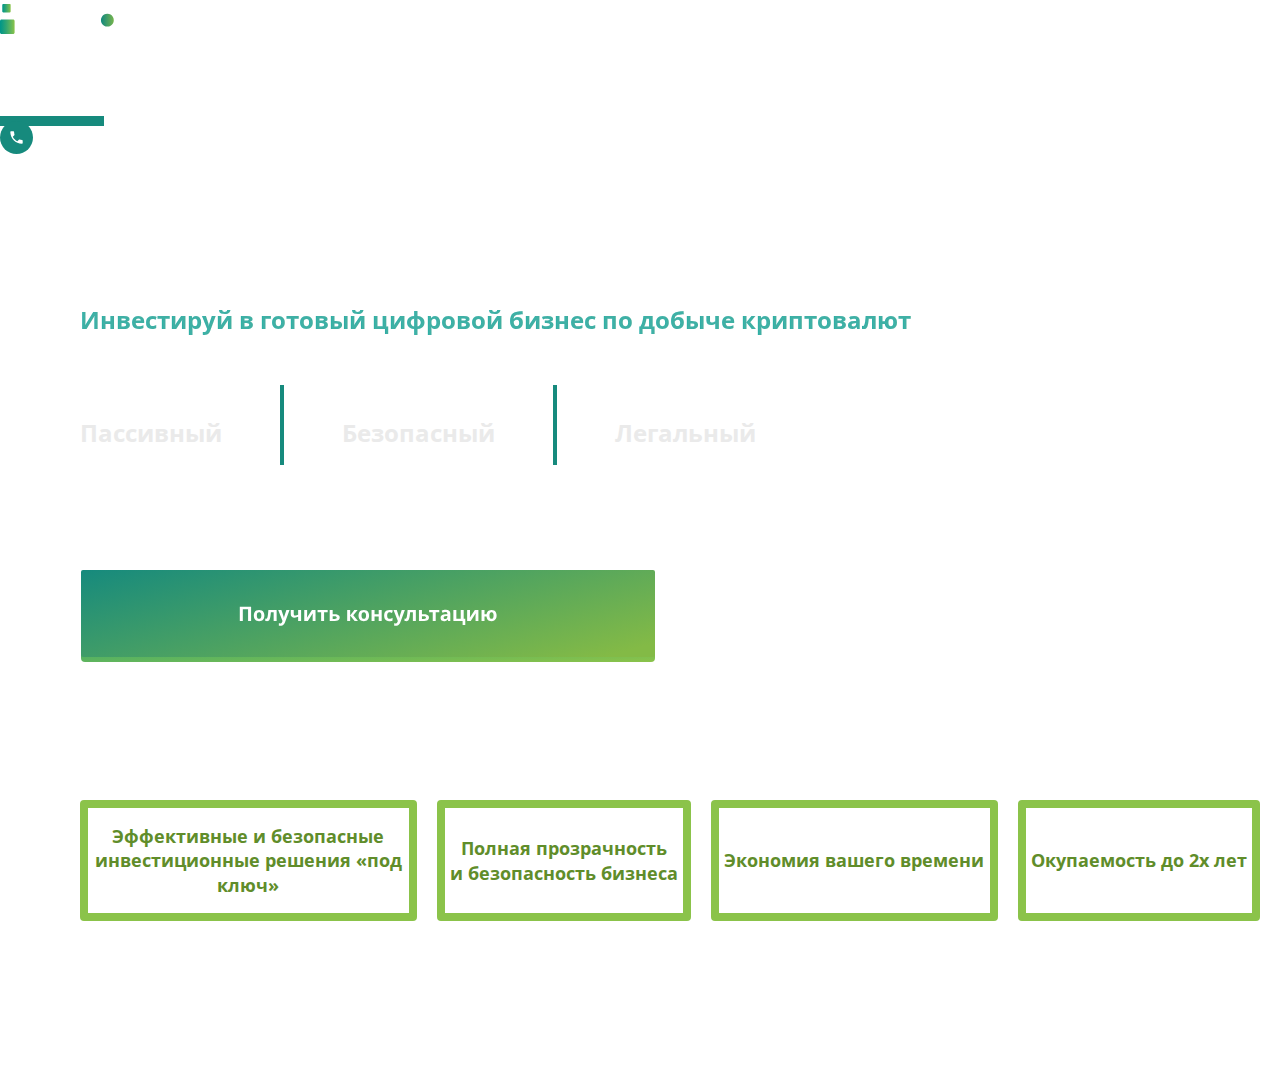
<file: index.html>
<!DOCTYPE html>
<html lang="en">
<head>
    <meta charset="UTF-8">
    <meta name="viewport" content="width=device-width, initial-scale=1.0">
    <title>First</title>
    <link rel="stylesheet" href="css/style.css">
    <link rel="preconnect" href="https://fonts.googleapis.com">
    <link rel="preconnect" href="https://fonts.gstatic.com" crossorigin>
    <link href="https://fonts.googleapis.com/css2?family=Open+Sans:wght@400;700&display=swap" rel="stylesheet">
</head>
<body>
    
    <div class="wrapper">
        <header class="header">
            <div></div>
                    <a href="#" class="logo">
                        <img src="images/logo.svg" alt="" class="logo">
                    </a>
                    <nav class="menu">
                        <ul class="menu__list">
                            <li class="first_menu__list-item_1"><a href="index.html" class="menu__list-link">Главная</a></li>
                            <li class="first_menu__list-item"><a href="company.html" class="menu__list-link">Компания</a></li>
                            <li class="first_menu__list-item"><a href="first_mining.html" class="menu__list-link">Майнинг</a></li>
                            <li class="first_menu__list-item"><a href="services.html" class="menu__list-link">Услуги</a></li>
                            <li class="first_menu__list-item"><a href="first_contacts.html" class="menu__list-link">Контакты</a></li>
                        </ul>
                        <div class="rectangle7"></div>
                    </nav>
                    <div class="phone">
                        <a href="first_contacts.html" class="phone__icon">
                            <img src="images/Phone-icon.svg" alt="" class="phone">
                        </a>
                        <h1 class="first_phone__number">+7 (931) 297-66-99</h1>
                    </div>
                </div>
            </div>
        </header>

        <main class="main">

            <div class="div__p1"><p class="p1">Bitcapital  — эффективные инвестиции в промышленный майнинг</p></div>
            <div class="first_div__p2"><p class="p2">Инвестируй в готовый цифровой бизнес по добыче криптовалют</p></div>
            
            <ul class="first_main__list1">
                <li class="main__list1-text">Пассивный</li>
                <li class="main__list1-rect"><div class="list1-rect"></div></li>
                <li class="main__list1-text">Безопасный</li>
                <li class="main__list1-rect"><div class="list1-rect"></div></li>
                <li class="main__list1-text">Легальный</li>
            </ul>

            <ul class="first_main__list2 ">
                <li class="main__list2"><a href="first_contacts.html" class="list2-link"><img src="images/button.svg" alt=""></a></li>
                <li class="main__list2"><div class="list2-div"><h1 class="list2__text">Bitcapital — эксперт в сфере майнинга с 2017 г</h1></div></li>   
            </ul>
        </main>
        <main class="main2">
            <table class="main__table">
                <tr>
                    <td class="first_table_item">Эффективные и безопасные<br/>инвестиционные решения «под<br/>ключ»</td>
                    <td class="first_table_item">Полная прозрачность<br/>и безопасность бизнеса</td>
                    <td class="first_table_item">Экономия вашего времени</td>
                    <td class="first_table_item">Окупаемость до 2х лет</td>
                </tr>
            </table>
        </main>
    </div>

</body>
</html>
</file>
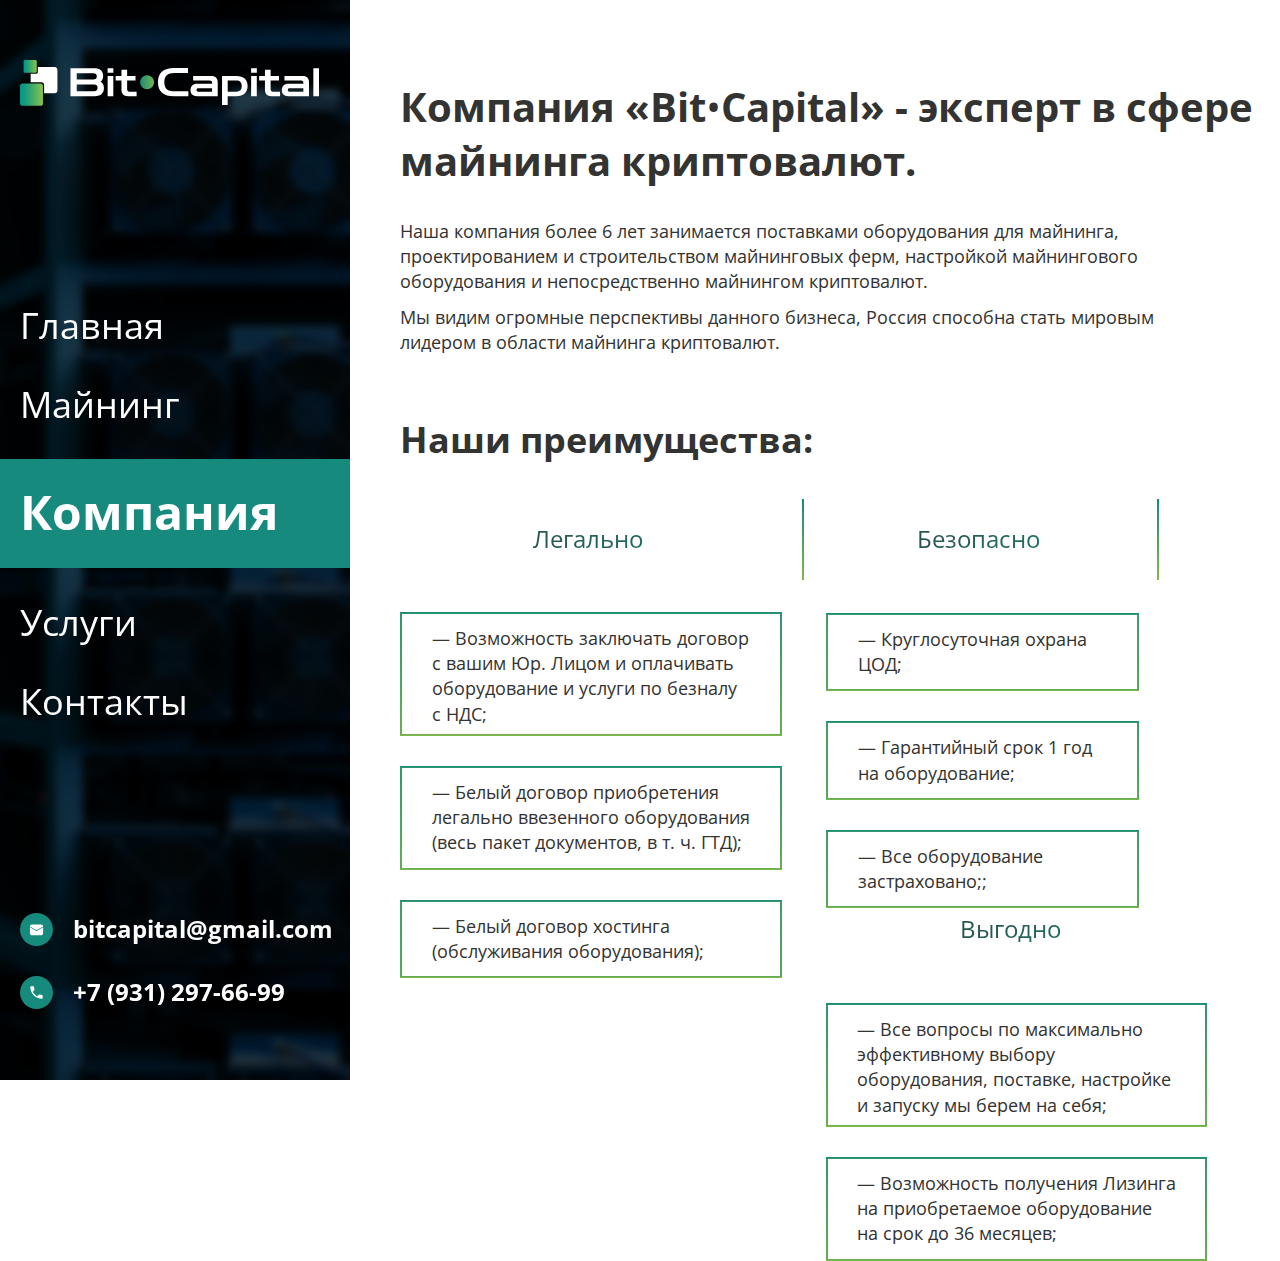
<file: company.html>
<!DOCTYPE html>
<html lang="en">
<head>
    <meta charset="UTF-8">
    <meta name="viewport" content="width=device-width, initial-scale=1.0">
    <title>Company</title>
    <link rel="stylesheet" href="css/style.css">
    <link rel="preconnect" href="https://fonts.googleapis.com">
    <link rel="preconnect" href="https://fonts.gstatic.com" crossorigin>
    <link href="https://fonts.googleapis.com/css2?family=Open+Sans:wght@400;700&display=swap" rel="stylesheet">
</head>
<body>
    
    <div class="wrapper_for_the_rest">

        <div class="left_header">
            <div class="left_header_second_layer">
                
                <div class="left_header_logo_blok">
                    <a href="index.html" class="left_header_logo_link"><img class="left_header_logo" src="/images/logo_v2.svg" alt=""></a>
                </div>
                
                <nav class="left_header_menu">
                    <ul class="left_header_menu_list">
                        <li class="left_header_menu_item"><a href="index.html" class="left_header_menu_link">Главная</a></li>
                        <li class="left_header_menu_item"><a href="first_mining.html" class="left_header_menu_link">Майнинг</a></li>
                        <li class="left_header_menu_item_exception">
                            <div class="exception_blok">
                                <div class="blok_for_link">
                                    <a href="company.html" class="exception_link">Компания</a>
                                </div>
                            </div></li>
                        <li class="left_header_menu_item"><a href="services.html" class="left_header_menu_link">Услуги</a></li>
                        <li class="left_header_menu_item"><a href="first_contacts.html" class="left_header_menu_link">Контакты</a></li>
                    </ul>
                </nav>

                <div class="left_header_contacts">
                    <div class="left_header_contacts_email">
                        <img src="/images/Mail-icon.svg" alt="#" class="left_header_contacts_email_icon">
                        <p class="left_header_contacts_email_text">bitcapital@gmail.com</p>
                    </div>
                    <div class="left_header_contacts_phone">
                        <img src="/images/Phone-icon.svg" alt="#" class="left_header_contacts_phone_icon">
                        <p class="left_header_contacts_phone_text">+7 (931) 297-66-99</p>
                    </div>
                </div>

            </div>
        </div>

        <div class="company_basic">

            <div class="company_basic_blok_1">
                <h1 class="company_basic_blok_1_h1">Компания «Bit<span class="company_basic_blok_1_h1_span1">•</span>Capital» - эксперт в сфере<br>майнинга криптовалют. </h1>
                <p class="company_basic_blok_1_p1">Наша компания более 6 лет занимается поставками оборудования для майнинга,<br>проектированием и строительством майнинговых ферм, настройкой майнингового<br>оборудования и непосредственно майнингом криптовалют. </p>
                <p class="company_basic_blok_1_p2">Мы видим огромные перспективы данного  бизнеса, Россия способна стать мировым<br>лидером в области майнинга криптовалют.</p>
            </div>

            <div class="company_basic_blok_2">
                <h1 class="company_basic_blok_2_h1">Наши преимущества:</h1>

                <div class="company_basic_blok_2_1">

                    <div class="company_basic_blok_2_1_1">

                        <div class="company_basic_blok_2_1_1_1"><h1 class="company_basic_blok_2_1_1_1_h1">Легально</h1></div>
                        <div class="company_basic_blok_2_1_1_2"><p1 class="company_basic_blok_2_1_1_2_p1">— Возможность заключать договор<br>с вашим Юр. Лицом и оплачивать<br>оборудование и услуги по безналу<br>с НДС;</p1></div>
                        <div class="company_basic_blok_2_1_1_2"><p1 class="company_basic_blok_2_1_1_2_p1">— Белый договор приобретения<br>легально ввезенного оборудования<br>(весь пакет документов, в т. ч. ГТД);</p1></div>
                        <div class="company_basic_blok_2_1_1_2"><p1 class="company_basic_blok_2_1_1_2_p1">— Белый договор хостинга<br>(обслуживания оборудования);</p1></div>

                    </div>

                    <div class="company_basic_blok_2_1_2">

                        <div class="company_basic_blok_2_1_2_1"><h1 class="company_basic_blok_2_1_1_2_h1">Безопасно</h1></div>
                        <div class="company_basic_blok_2_1_2_2"><p1 class="company_basic_blok_2_1_1_2_p1">— Круглосуточная охрана<br>ЦОД;</p1></div>
                        <div class="company_basic_blok_2_1_2_2"><p1 class="company_basic_blok_2_1_1_2_p1">— Гарантийный срок 1 год<br>на оборудование;</p1></div>
                        <div class="company_basic_blok_2_1_2_2"><p1 class="company_basic_blok_2_1_1_2_p1">— Все оборудование<br>застраховано;;</p1></div>

                    </div>
                    <div class="company_basic_blok_2_1_3">

                        <div class="company_basic_blok_2_1_3_1"><h1 class="company_basic_blok_2_1_1_2_h1">Выгодно</h1></div>
                        <div class="company_basic_blok_2_1_3_2"><p1 class="company_basic_blok_2_1_1_2_p1">— Все вопросы по максимально<br>эффективному выбору<br>оборудования, поставке, настройке<br>и запуску мы берем на себя;</p1></div>
                        <div class="company_basic_blok_2_1_3_2"><p1 class="company_basic_blok_2_1_1_2_p1">— Возможность получения Лизинга<br>на приобретаемое оборудование<br>на срок до 36 месяцев;</p1></div>

                    </div>

                </div>

            </div>

        </div>

    </div>

</body>
</html>
</file>
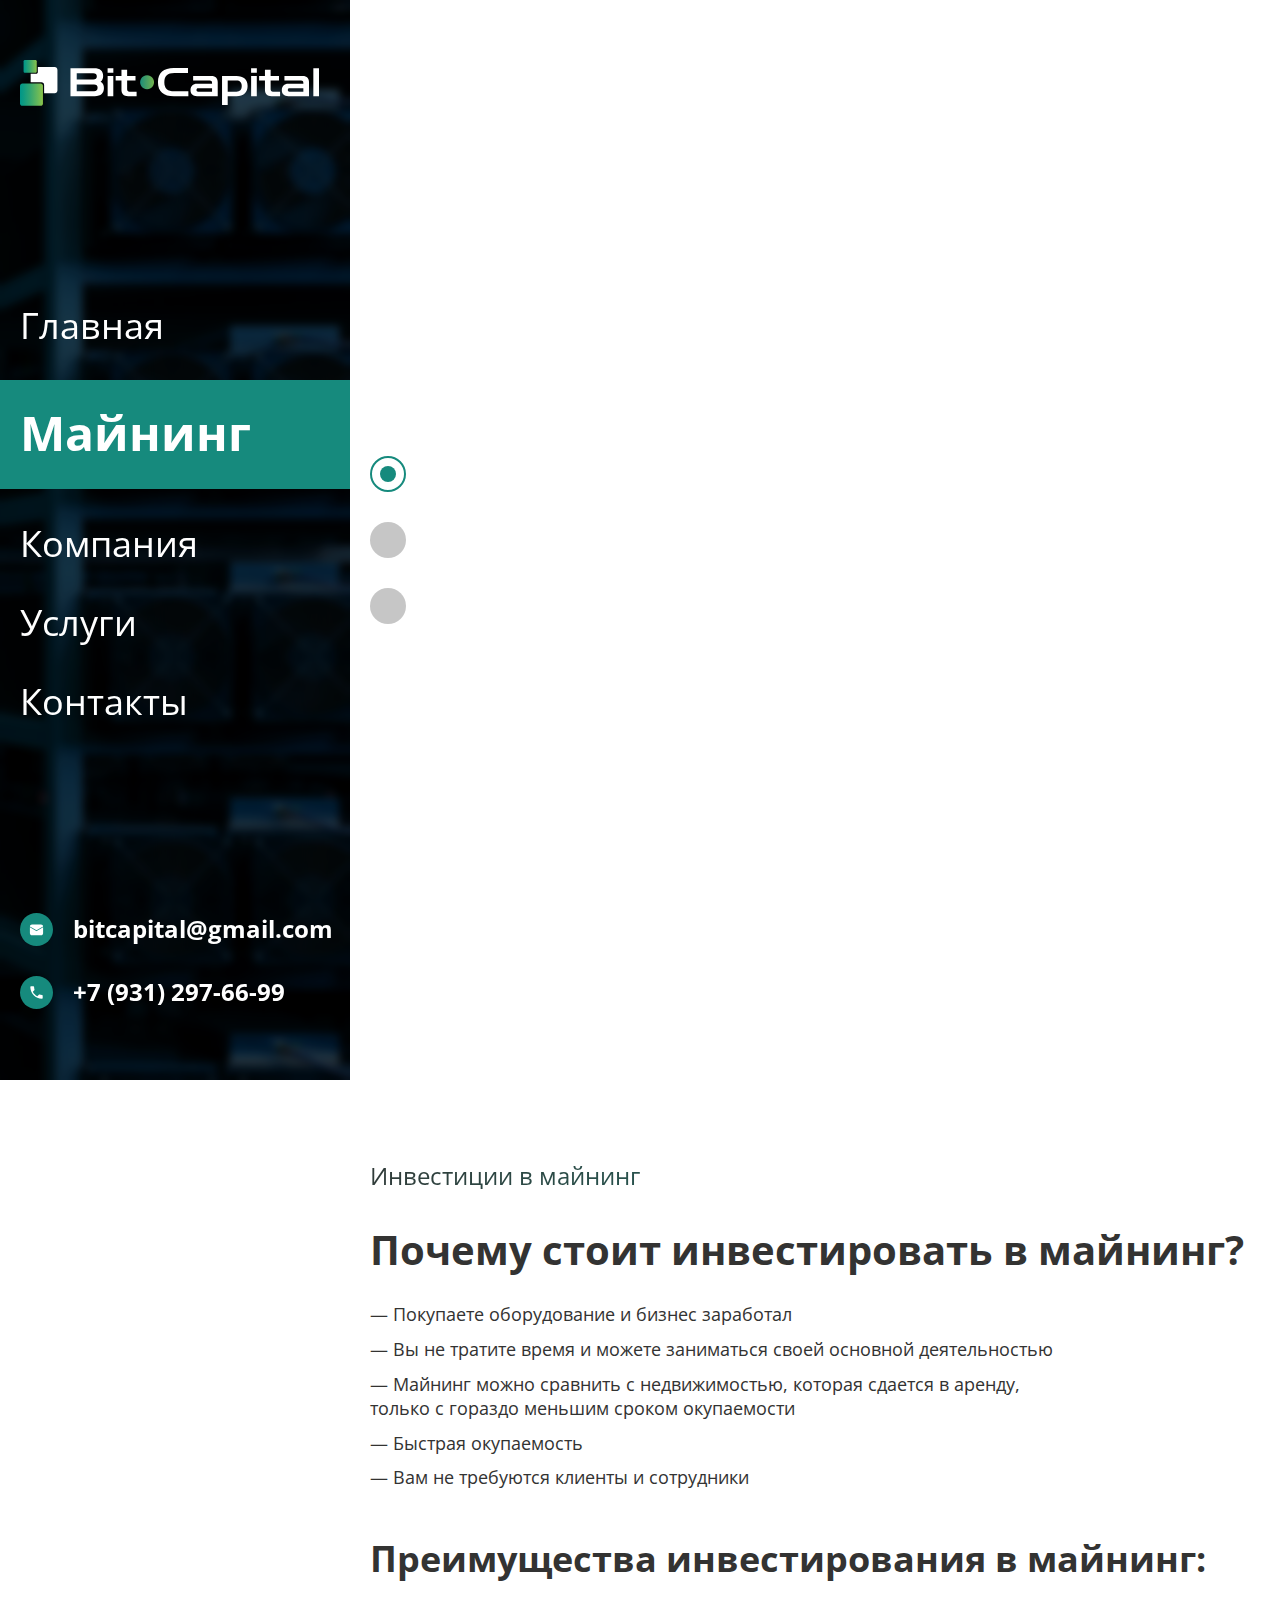
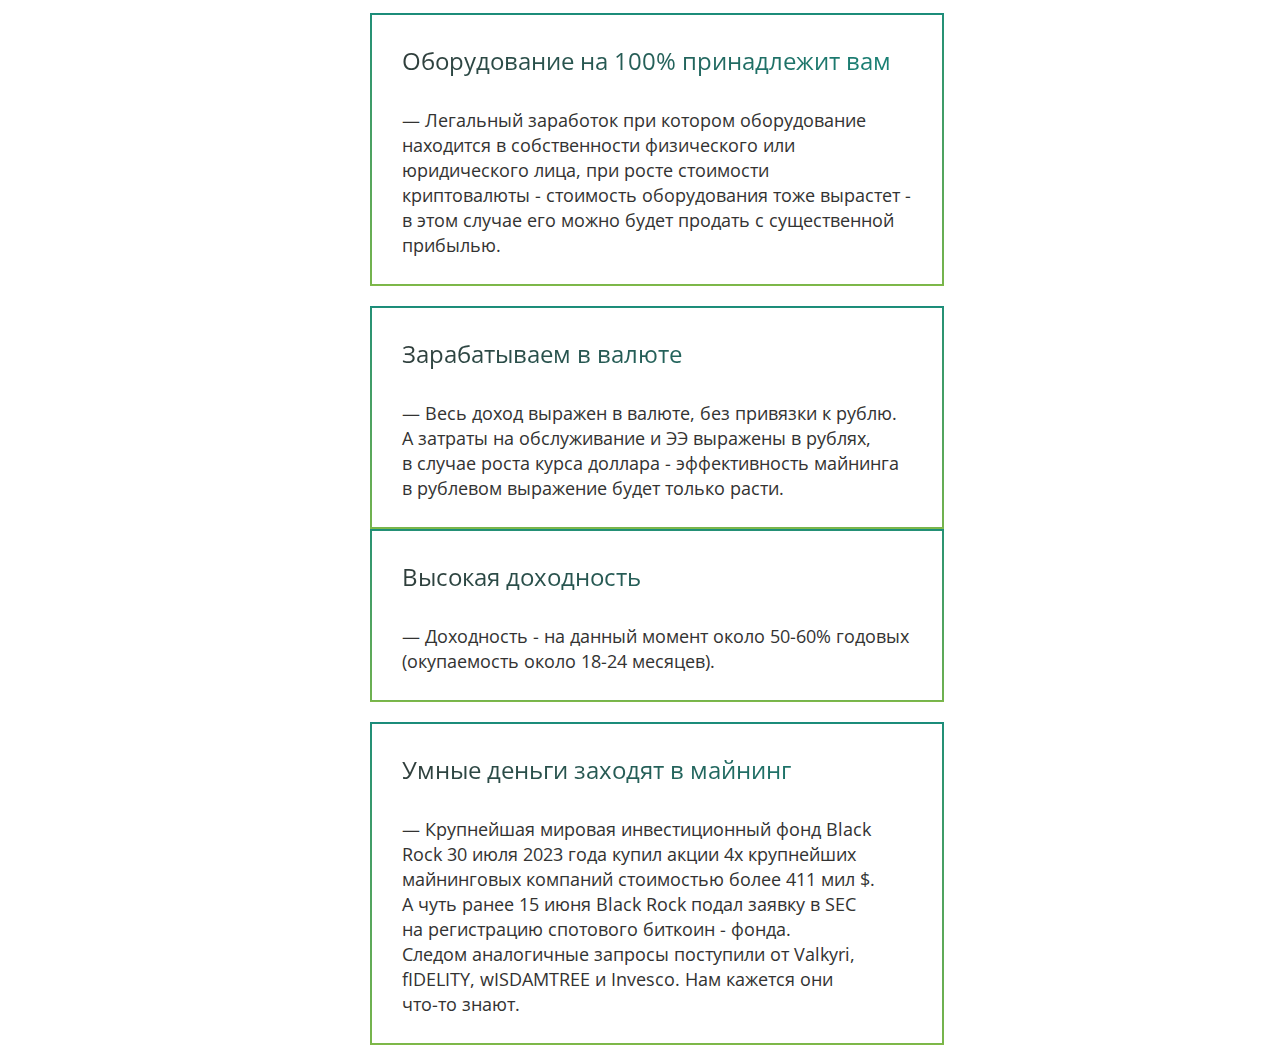
<file: first_mining.html>
<!DOCTYPE html>
<html lang="en">
<head>
    <meta charset="UTF-8">
    <meta name="viewport" content="width=device-width, initial-scale=1.0">
    <title>First_Mining</title>
    <link rel="stylesheet" href="css/style.css">
    <link rel="preconnect" href="https://fonts.googleapis.com">
    <link rel="preconnect" href="https://fonts.gstatic.com" crossorigin>
    <link href="https://fonts.googleapis.com/css2?family=Open+Sans:wght@400;700&display=swap" rel="stylesheet">
</head>
<body>
    
    <div class="wrapper_for_the_rest">

        <div class="left_header">
            <div class="left_header_second_layer">
                
                <div class="left_header_logo_blok">
                    <a href="index.html" class="left_header_logo_link"><img class="left_header_logo" src="/images/logo_v2.svg" alt=""></a>
                </div>
                
                <nav class="left_header_menu">
                    <ul class="left_header_menu_list">
                        <li class="left_header_menu_item"><a href="index.html" class="left_header_menu_link">Главная</a></li>
                        <li class="left_header_menu_item_exception">
                            <div class="exception_blok">
                                <div class="blok_for_link">
                                    <a href="first_mining.html" class="exception_link">Майнинг</a>
                                </div>
                            </div></li>
                        <li class="left_header_menu_item"><a href="company.html" class="left_header_menu_link">Компания</a></li>
                        <li class="left_header_menu_item"><a href="services.html" class="left_header_menu_link">Услуги</a></li>
                        <li class="left_header_menu_item"><a href="first_contacts.html" class="left_header_menu_link">Контакты</a></li>
                    </ul>
                </nav>

                <div class="left_header_contacts">
                    <div class="left_header_contacts_email">
                        <img src="/images/Mail-icon.svg" alt="#" class="left_header_contacts_email_icon">
                        <p class="left_header_contacts_email_text">bitcapital@gmail.com</p>
                    </div>
                    <div class="left_header_contacts_phone">
                        <img src="/images/Phone-icon.svg" alt="#" class="left_header_contacts_phone_icon">
                        <p class="left_header_contacts_phone_text">+7 (931) 297-66-99</p>
                    </div>
                </div>

            </div>
        </div>

        <div class="first_mining_basic">

            <div class="first_mining_basic_pagination_blok">
                <div class="first_mining_basic_pagination">
                    <ul class="first_mining_basic_pagination_list">
                        <li class="first_mining_basic_pagination_list_item"><a href="first_mining.html" class="first_mining_basic_pagination_list_item_link"><img src="/images/pagination_on.svg" alt=""></a></li>
                        <li class="first_mining_basic_pagination_list_item"><a href="second_mining.html" class="first_mining_basic_pagination_list_item_link"><img src="/images/pagination_off.svg" alt=""></a></li>
                        <li class="first_mining_basic_pagination_list_item"><a href="third_mining.html" class="first_mining_basic_pagination_list_item_link"><img src="/images/pagination_off.svg" alt=""></a></li>
                    </ul>
                </div>
            </div>

            <div class="first_mining_basic_text_blok">

                <div class="first_mining_basic_text_blok1">
                    <h1 class="first_mining_basic_text_blok1_h1">Инвестиции в майнинг</h1>
                </div>

                <div class="first_mining_basic_text_blok2">
                    
                    <h1 class="first_mining_basic_text_blok2_h1">Почему стоит инвестировать в майнинг?</h1>
                    
                    <ul class="first_mining_basic_text_blok2_list">
                        <li class="first_mining_basic_text_blok2_list_item">— Покупаете оборудование и бизнес заработал</li>
                        <li class="first_mining_basic_text_blok2_list_item">— Вы не тратите время и можете заниматься своей основной деятельностью</li>
                        <li class="first_mining_basic_text_blok2_list_item">— Майнинг можно сравнить с недвижимостью, которая сдается в аренду,<br>только с гораздо меньшим сроком окупаемости</li>
                        <li class="first_mining_basic_text_blok2_list_item">— Быстрая окупаемость</li>
                        <li class="first_mining_basic_text_blok2_list_item">— Вам не требуются клиенты и сотрудники</li>
                    </ul>

                </div>
                
                <div class="first_mining_basic_text_blok3">

                    <h1 class="first_mining_basic_text_blok3_h1">Преимущества инвестирования в майнинг:</h1>

                    <div class="first_mining_basic_text_blok3_1">
                        
                        <div class="first_mining_basic_text_blok3_1_1">

                            <div class="first_mining_basic_text_blok3_1_1_1">
                                <h1 class="first_mining_basic_text_blok3_1_1_1_h1">Оборудование на 100% принадлежит вам</h1>
                                <p class="first_mining_basic_text_blok3_1_1_1_p1">— Легальный заработок при котором оборудование<br>находится в собственности физического или<br>юридического лица, при росте стоимости<br> 
                                    криптовалюты - стоимость оборудования тоже вырастет -<br>в этом случае его можно будет продать с существенной<br>прибылью.</p>
                            </div>

                            <div class="first_mining_basic_text_blok3_1_1_2">
                                <h1 class="first_mining_basic_text_blok3_1_1_1_h1">Зарабатываем в валюте</h1>
                                <p class="first_mining_basic_text_blok3_1_1_1_p1">— Весь доход выражен в валюте, без привязки к рублю.<br>А затраты на обслуживание и ЭЭ выражены в рублях,<br>в случае роста курса доллара - эффективность майнинга<br>в рублевом выражение будет только расти.</p>
                            </div>

                        </div>

                        <div class="first_mining_basic_text_blok3_1_2">

                            <div class="first_mining_basic_text_blok3_1_2_1">
                                <h1 class="first_mining_basic_text_blok3_1_1_1_h1">Высокая доходность</h1>
                                <p class="first_mining_basic_text_blok3_1_1_1_p1">— Доходность - на данный момент около 50-60% годовых<br>(окупаемость около 18-24 месяцев).</p>
                            </div>

                            <div class="first_mining_basic_text_blok3_1_2_2">
                                <h1 class="first_mining_basic_text_blok3_1_1_1_h1">Умные деньги заходят в майнинг</h1>
                                <p class="first_mining_basic_text_blok3_1_1_1_p1">— Крупнейшая мировая инвестиционный фонд Black<br>Rock 30 июля 2023 года купил акции 4х крупнейших<br>майнинговых компаний стоимостью более 411 мил $.<br>А чуть ранее 15 июня Black Rock подал заявку в SEC<br>на регистрацию спотового биткоин - фонда.<br>
                                    Следом аналогичные запросы поступили от Valkyri,<br>fIDELITY, wISDAMTREE и Invesco. Нам кажется они<br>что-то знают.</p>
                            </div>

                        </div>

                    </div>

                </div>

            </div>

        </div>

    </div>

</body>
</html>
</file>
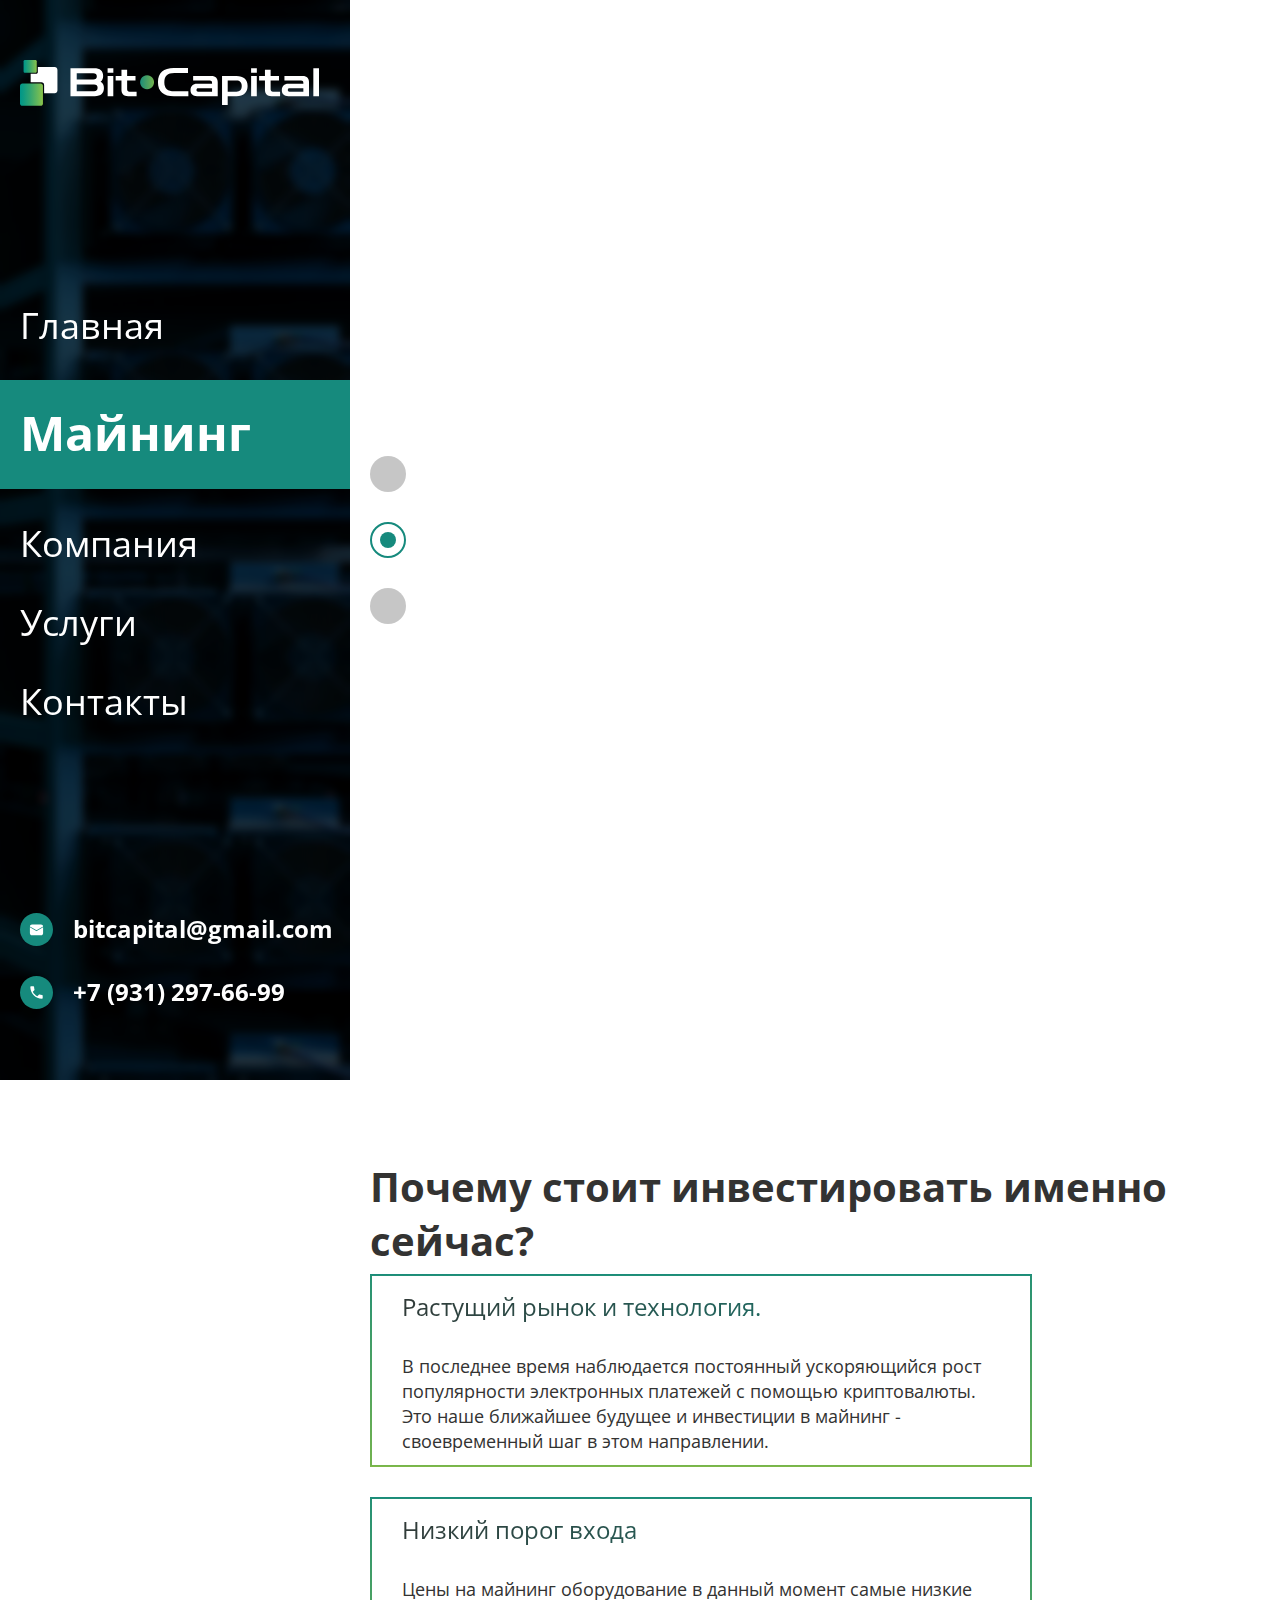
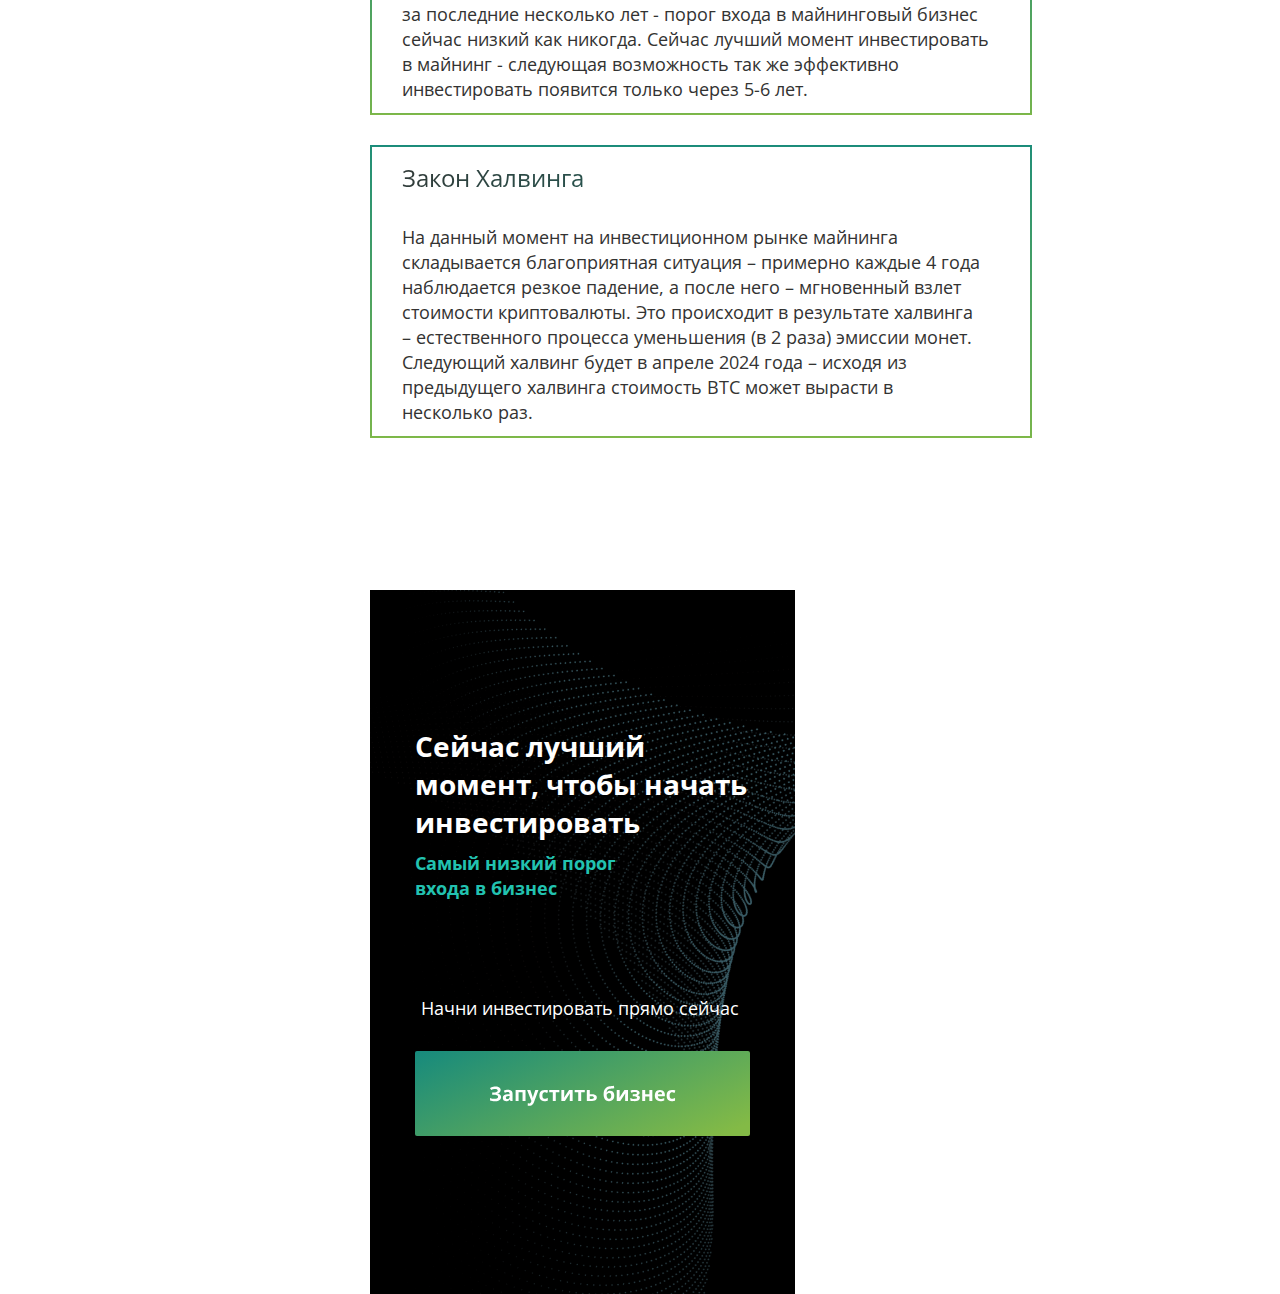
<file: second_mining.html>
<!DOCTYPE html>
<html lang="en">
<head>
    <meta charset="UTF-8">
    <meta name="viewport" content="width=device-width, initial-scale=1.0">
    <title>Second_Mining</title>
    <link rel="stylesheet" href="css/style.css">
    <link rel="preconnect" href="https://fonts.googleapis.com">
    <link rel="preconnect" href="https://fonts.gstatic.com" crossorigin>
    <link href="https://fonts.googleapis.com/css2?family=Open+Sans:wght@400;700&display=swap" rel="stylesheet">
</head>
<body>
    
    <div class="wrapper_for_the_rest">

        <div class="left_header">
            <div class="left_header_second_layer">
                
                <div class="left_header_logo_blok">
                    <a href="index.html" class="left_header_logo_link"><img class="left_header_logo" src="/images/logo_v2.svg" alt=""></a>
                </div>
                
                <nav class="left_header_menu">
                    <ul class="left_header_menu_list">
                        <li class="left_header_menu_item"><a href="index.html" class="left_header_menu_link">Главная</a></li>
                        <li class="left_header_menu_item_exception">
                            <div class="exception_blok">
                                <div class="blok_for_link">
                                    <a href="first_mining.html" class="exception_link">Майнинг</a>
                                </div>
                            </div></li>
                        <li class="left_header_menu_item"><a href="company.html" class="left_header_menu_link">Компания</a></li>
                        <li class="left_header_menu_item"><a href="services.html" class="left_header_menu_link">Услуги</a></li>
                        <li class="left_header_menu_item"><a href="first_contacts.html" class="left_header_menu_link">Контакты</a></li>
                    </ul>
                </nav>

                <div class="left_header_contacts">
                    <div class="left_header_contacts_email">
                        <img src="/images/Mail-icon.svg" alt="#" class="left_header_contacts_email_icon">
                        <p class="left_header_contacts_email_text">bitcapital@gmail.com</p>
                    </div>
                    <div class="left_header_contacts_phone">
                        <img src="/images/Phone-icon.svg" alt="#" class="left_header_contacts_phone_icon">
                        <p class="left_header_contacts_phone_text">+7 (931) 297-66-99</p>
                    </div>
                </div>

            </div>
        </div>

        <div class="first_mining_basic">

            <div class="first_mining_basic_pagination_blok">
                <div class="first_mining_basic_pagination">
                    <ul class="first_mining_basic_pagination_list">
                        <li class="second_mining_basic_pagination_list_item"><a href="first_mining.html" class="first_mining_basic_pagination_list_item_link"><img src="/images/pagination_off.svg" alt=""></a></li>
                        <li class="second_mining_basic_pagination_list_item"><a href="second_mining.html" class="first_mining_basic_pagination_list_item_link"><img src="/images/pagination_on.svg" alt=""></a></li>
                        <li class="second_mining_basic_pagination_list_item"><a href="third_mining.html" class="first_mining_basic_pagination_list_item_link"><img src="/images/pagination_off.svg" alt=""></a></li>
                    </ul>
                </div>
            </div>

            <div class="second_mining_basic_text_blok">

                <div class="second_mining_basic_text_blok_1">
                    <h1 class="second_mining_basic_text_blok_1_h1">Почему стоит инвестировать именно сейчас?</h1>
                </div>

                <div class="second_mining_basic_text_blok_2">

                    <div class="second_mining_basic_text_blok_2_1">

                        <div class="second_mining_basic_text_blok_2_1_1">
                            <h1 class="second_mining_basic_text_blok_2_h1">Растущий рынок и технология.</h1>
                            <p class="second_mining_basic_text_blok_2_p1">В последнее время наблюдается постоянный ускоряющийся рост<br>популярности электронных платежей с помощью криптовалюты.<br>Это наше ближайшее будущее и инвестиции в майнинг -<br>своевременный шаг в этом направлении.</p>
                        </div>
                        <div class="second_mining_basic_text_blok_2_1_2">
                            <h1 class="second_mining_basic_text_blok_2_h1">Низкий порог входа</h1>
                            <p class="second_mining_basic_text_blok_2_p1">Цены на майнинг оборудование в данный момент самые низкие<br>за последние несколько лет - порог входа в майнинговый бизнес<br>сейчас низкий как никогда. Сейчас лучший момент инвестировать<br>в майнинг - следующая возможность так же эффективно<br>инвестировать появится только через 5-6 лет.</p>
                        </div>
                        <div class="second_mining_basic_text_blok_2_1_3">
                            <h1 class="second_mining_basic_text_blok_2_h1">Закон Халвинга</h1>
                            <p class="second_mining_basic_text_blok_2_p1">На данный момент на инвестиционном рынке майнинга<br>складывается благоприятная ситуация – примерно каждые 4 года<br>наблюдается резкое падение, а после него – мгновенный взлет<br>стоимости криптовалюты. Это происходит в результате халвинга<br>– естественного процесса уменьшения (в 2 раза) эмиссии монет.<br>Следующий халвинг будет в апреле 2024 года – исходя из<br>предыдущего халвинга стоимость BTC  может вырасти в<br>несколько раз. </p>
                        </div>
                    </div>

                    <div class="second_mining_basic_text_blok_2_2">

                        <h1 class="second_mining_basic_text_blok_2_2_h1">Сейчас лучший<br>момент, чтобы начать<br>инвестировать</h1>
                        <p class="second_mining_basic_text_blok_2_2_p1">Самый низкий порог<br>входа в бизнес</p>
                        <p class="second_mining_basic_text_blok_2_2_p2">Начни инвестировать прямо сейчас</p>
                        <a href="first_contacts.html" class="second_mining_basic_text_blok_2_2_link"><img class="second_mining_basic_text_blok_2_2_img" src="/images/Motivotional_button.svg" alt=""></a>

                    </div>

                </div>

            </div>

        </div>

    </div>

</body>
</html>
</file>
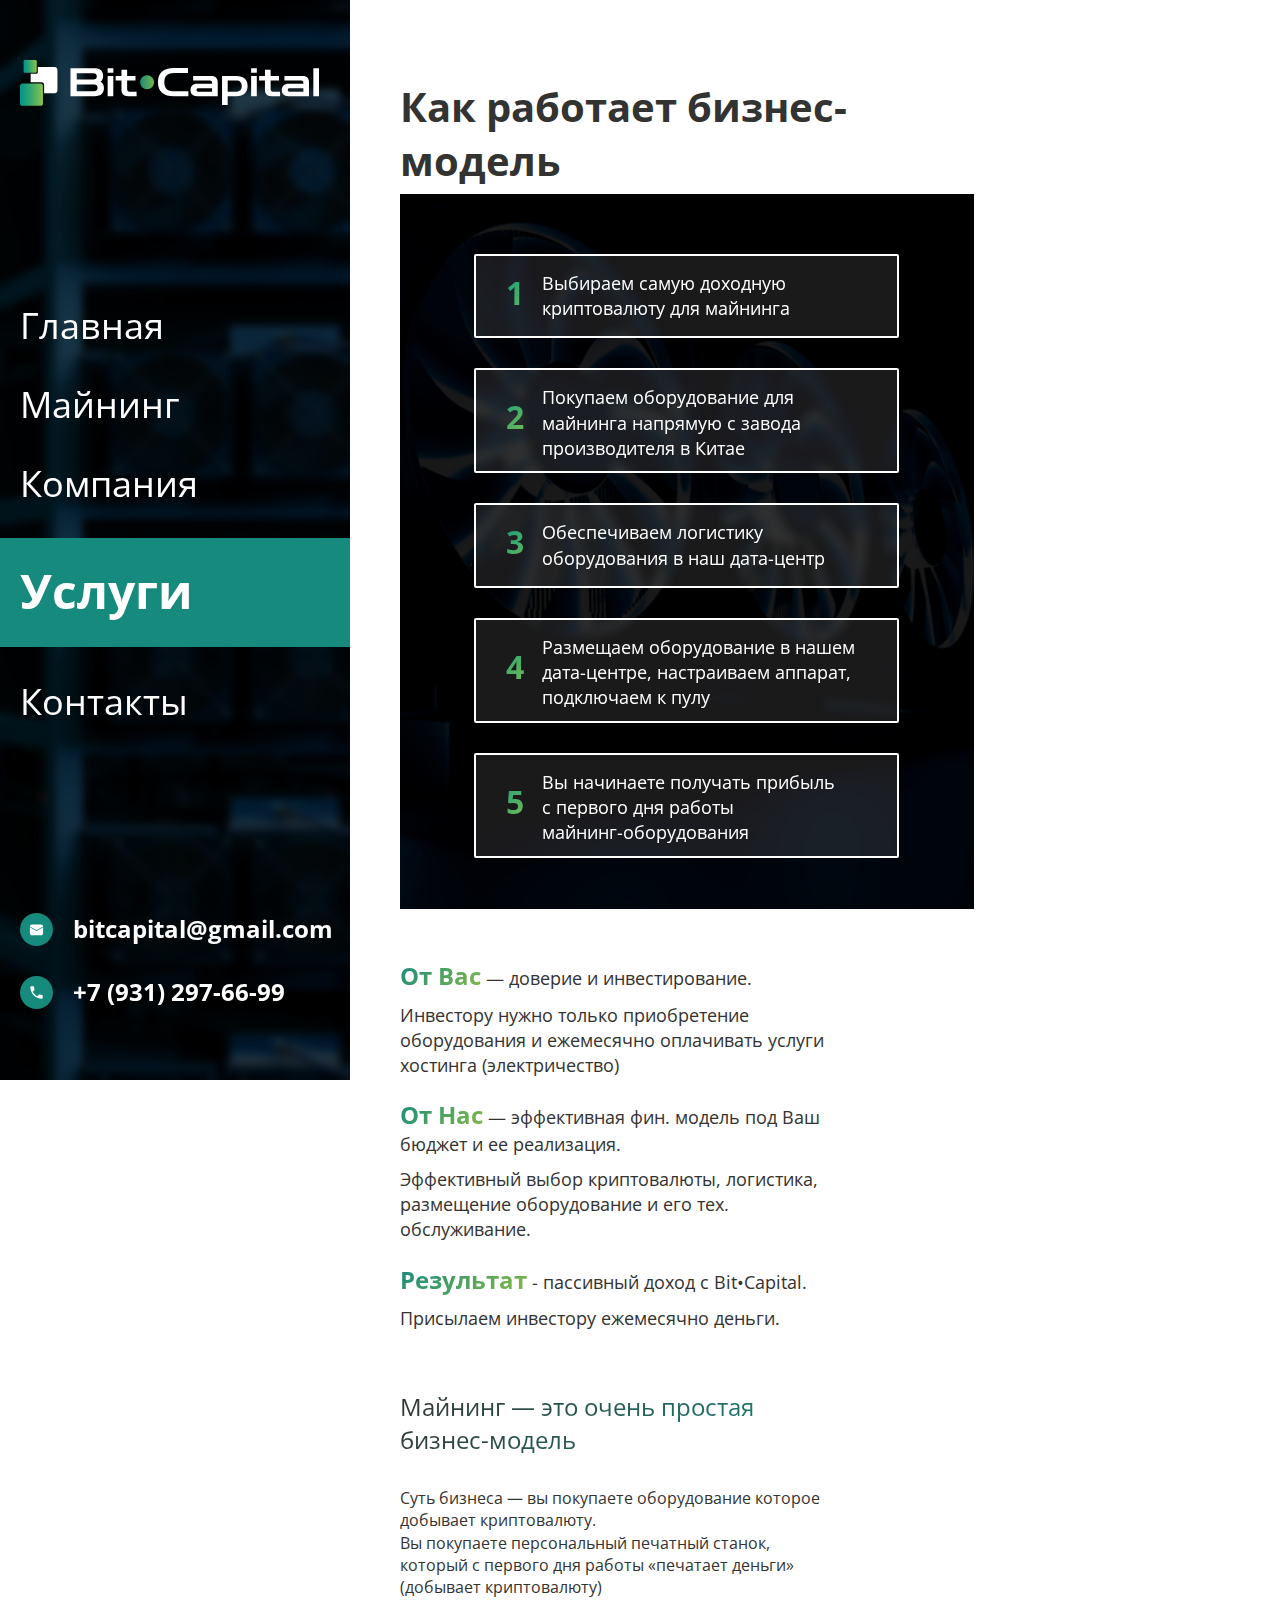
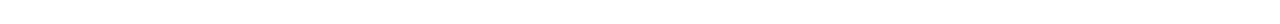
<file: services.html>
<!DOCTYPE html>
<html lang="en">
<head>
    <meta charset="UTF-8">
    <meta name="viewport" content="width=device-width, initial-scale=1.0">
    <title>Services</title>
    <link rel="stylesheet" href="css/style.css">
    <link rel="preconnect" href="https://fonts.googleapis.com">
    <link rel="preconnect" href="https://fonts.gstatic.com" crossorigin>
    <link href="https://fonts.googleapis.com/css2?family=Open+Sans:wght@400;700&display=swap" rel="stylesheet">
</head>
<body>
    
    <div class="wrapper_for_the_rest">

        <div class="left_header">
            <div class="left_header_second_layer">
                
                <div class="left_header_logo_blok">
                    <a href="index.html" class="left_header_logo_link"><img class="left_header_logo" src="/images/logo_v2.svg" alt=""></a>
                </div>
                
                <nav class="left_header_menu">
                    <ul class="left_header_menu_list">
                        <li class="left_header_menu_item"><a href="index.html" class="left_header_menu_link">Главная</a></li>
                        <li class="left_header_menu_item"><a href="first_mining.html" class="left_header_menu_link">Майнинг</a></li>
                        <li class="left_header_menu_item"><a href="company.html" class="left_header_menu_link">Компания</a></li>
                        <li class="left_header_menu_item_exception">
                            <div class="exception_blok">
                                <div class="blok_for_link">
                                    <a href="services.html" class="exception_link">Услуги</a>
                                </div>
                            </div></li>
                        <li class="left_header_menu_item"><a href="first_contacts.html" class="left_header_menu_link">Контакты</a></li>
                    </ul>
                </nav>

                <div class="left_header_contacts">
                    <div class="left_header_contacts_email">
                        <img src="/images/Mail-icon.svg" alt="#" class="left_header_contacts_email_icon">
                        <p class="left_header_contacts_email_text">bitcapital@gmail.com</p>
                    </div>
                    <div class="left_header_contacts_phone">
                        <img src="/images/Phone-icon.svg" alt="#" class="left_header_contacts_phone_icon">
                        <p class="left_header_contacts_phone_text">+7 (931) 297-66-99</p>
                    </div>
                </div>

            </div>
        </div>

        <div class="services_basic">

            <h1 class="services_basic_h1">Как работает бизнес-модель</h1>

            <div class="services_basic_block_1">
               
                <div class="services_basic_block_1_1">

                    <div class="services_basic_block_1_1_1_first">
                        <h1 class="services_basic_block_1_1_1_h1">1</h1>
                        <p class="services_basic_block_1_1_1_p1">Выбираем самую доходную<br>криптовалюту для майнинга</p>
                    </div>

                    <div class="services_basic_block_1_1_1">
                        <h1 class="services_basic_block_1_1_1_h1_245">2</h1>
                        <p class="services_basic_block_1_1_1_p1">Покупаем оборудование для<br>майнинга напрямую с завода<br>производителя в Китае</p>
                    </div>

                    <div class="services_basic_block_1_1_1">
                        <h1 class="services_basic_block_1_1_1_h1">3</h1>
                        <p class="services_basic_block_1_1_1_p1">Обеспечиваем логистику<br>оборудования в наш дата-центр</p>
                    </div>

                    <div class="services_basic_block_1_1_1">
                        <h1 class="services_basic_block_1_1_1_h1_245">4</h1>
                        <p class="services_basic_block_1_1_1_p1">Размещаем оборудование в нашем<br>дата-центре, настраиваем аппарат,<br>подключаем к пулу</p>
                    </div>

                    <div class="services_basic_block_1_1_1">
                        <h1 class="services_basic_block_1_1_1_h1_245">5</h1>
                        <p class="services_basic_block_1_1_1_p1">Вы начинаете получать прибыль<br>с первого дня работы<br>майнинг-оборудования</p>
                    </div>

                </div>

                <div class="services_basic_block_1_2">

                    <p class="services_basic_block_1_2_p1"><span class="services_basic_block_1_2_span">От Вас</span> — доверие и инвестирование.</p>
                    <p class="services_basic_block_1_2_p2">Инвестору нужно только приобретение<br>оборудования и ежемесячно оплачивать услуги<br>хостинга (электричество)</p>
                    <p class="services_basic_block_1_2_p3"><span class="services_basic_block_1_2_span">От Нас</span> — эффективная фин. модель под Ваш<br>бюджет и ее реализация.</p>
                    <p class="services_basic_block_1_2_p4">Эффективный выбор криптовалюты, логистика,<br>размещение оборудование и его тех.<br>обслуживание.</p>
                    <p class="services_basic_block_1_2_p5"><span class="services_basic_block_1_2_span">Результат</span> - пассивный доход с Bit•Capital.</p>
                    <p class="services_basic_block_1_2_p6">Присылаем инвестору ежемесячно деньги.</p>
                    <p class="services_basic_block_1_2_p7">Майнинг — это очень простая<br>бизнес-модель</p>
                    <p class="services_basic_block_1_2_p8">Суть бизнеса — вы покупаете оборудование которое<br>добывает криптовалюту.<br>
                        Вы покупаете персональный печатный станок,<br>который с первого дня работы «печатает деньги»<br>(добывает криптовалюту)</p>

                </div>
            
            </div>

        </div>

    </div>

</body>
</html>
</file>
<file: css/style.css>
html {
    box-sizing: border-box;
}

*,
*::after,
*::before {
    box-sizing: inherit;
    margin: 0;
    padding: 0;
}

body {
    max-width: 1920px;
    height: 1080px;
    font-family: 'Open Sans', sans-serif;
    font-weight: 700;
}

ul {
    list-style-type: none;
}

a {
    text-decoration: none;
    color: inherit;
}

.wrapper_first_index {
    background-image: url('/images/background.svg');
    height: 1080px;
}

.wrapper_second_index {
    background-image: url('/images/Second_Background.svg');
    height: 1080px;
}

.wrapper_third_index {
    background-image: url('/images/Third_Background.svg');
    height: 1080px;
}

.first_container {
    max-width: 1920px;
    height: 113px;
    margin: 0 auto;
    margin-bottom: 140px;
    padding: 0 82px 0 80px;
    background-color: rgba(51, 51, 50, 0.2);
    backdrop-filter: blur(5px);
}

.second_container {
    max-width: 1920px;
    height: 113px;
    margin: 0 auto;
    margin-bottom: 140px;
    padding: 0 82px 0 80px;
    background-color: #FFFFFF;
}

.header__inner {
    padding-top: 35px;
    display: flex;
    justify-content: space-between;
}

.logo {
    max-width: 272px;
    max-height: 43px;
}

.menu {
    max-width: 539px;
    max-height: 73px;
    padding-top: 5px;
    left: 691px;
}

.menu__list {
    max-width: 537px;
    max-height: 33px;
    display: flex;
    gap: 30px;
    font-weight: 400;
}

.first_menu__list-item {
    font-size: 18px;
    line-height: 24.51px;
    color: #FFFFFF;
    text-transform: capitalize;
}

.second_menu__list-item {
    font-size: 18px;
    line-height: 24.51px;
    color: #333332;
    text-transform: capitalize;
}

.first_menu__list-item_1 {
    font-size: 24px;
    font-weight: 700;
    line-height: 32.68px;
    color: #FFFFFF;
    text-transform: capitalize;
}

.second_menu__list-item_1 {
    font-size: 24px;
    font-weight: 700;
    line-height: 32.68px;
    color: #333332;
    text-transform: capitalize;
}

.rectangle7 {
    background-color: #168A7D;
    width: 104px;
    height: 10px;
    margin-top: 30px;
    left: 691px;
}

.phone {
    max-width: 262px;
    max-height: 43px;
    display: flex;
    gap: 20px;
}

.phone__icon {
    max-width: 43px;
    max-height: 43px;
}

.first_phone__number {
    max-width: 209px;
    max-height: 33px;
    font-size: 24px;
    line-height: 32.68px;
    color: #FFFFFF;
}

.second_phone__number {
    max-width: 209px;
    max-height: 33px;
    font-size: 24px;
    line-height: 32.68px;
    color: #333332;
}

.main {
    max-width: 1762px;
    /* height: 767px; */
    height: 646px;
    padding-left: 80px;
    padding-right: 78px;
    padding-bottom: 60px;
}

.div__p1 {
    max-width: 1038px;
    max-height: 130px;
    margin-bottom: 20px;
}

.p1 {
    font-size: 48px;
    line-height: 65.37px;
    color: #FFFFFF;
}

.p1_dot {
    /*Точка в главном тексте second_index.*/
    font-size: 36px;
}

.first_div__p2 {
    max-width: 836px;
    max-height: 33px;
    margin-bottom: 48px;
}

.second_div__p2 {
    max-width: 836px;
    max-height: 33px;
    margin-bottom: 30px;
}

.p2 {
    font-size: 24px;
    line-height: 32.68px;
    background-color: #009688;
    background-clip: text;
    -webkit-background-clip: text;
    color: rgba(255, 255, 255, 0.25);
}

.main_videocard {
    position: absolute;
    width: 425px;
    height: 616px;
    top: 190px;
    left: 1415px;
}

.first_main__list1 {
    max-width: 679px;
    max-height: 80px;
    display: flex;
    gap: 58px;
    margin-bottom: 105px;
}

.second_main__list1 {
    max-width: 679px;
    max-height: 80px;
    display: flex;
    gap: 58px;
    margin-bottom: 120px;
}

.third_main__list1 {
    max-width: 679px;
    max-height: 80px;
    display: flex;
    gap: 60px;
    margin-bottom: 120px;
}

.main__list1-text {
    padding-top: 32px;
    padding-bottom: 15px;
    color: #EAEAEA;
    font-size: 24px;
    line-height: 32.68px;
}

.list1-rect {
    width: 4px;
    height: 80px;
    background: #168A7D;
}


.first_main__list2 {
    max-width: 574px;
    max-height: 85px;
    margin-left: 1px;
    margin-bottom: 145px;
    display: flex;
    gap: 17px;
}

.second_main__list2 {
    max-width: 574px;
    max-height: 85px;
    margin-left: 1px;
    margin-bottom: 140px;
    display: flex;
    gap: 17px;
}

.list2-link {
    width: 574px;
    height: 85px;
    border-radius: 4px;
    background: linear-gradient(to bottom right, #33A671, #8BC34A);
}

.list2_h1 {
    font-weight: 800;
    color: #FFFFFF;
    font-size: 20px;
    line-height: 27.24px;
    padding-top: 29px;
    padding-left: 157px;
}

.list2-div {
    width: 297px;
    height: 85px;
    text-align: center;
}

.list2__text {
    font-size: 18px;
    line-height: 24.51px;
    color: #FFFFFF;
    top: 50%;
    left: 50%;
    transform: translateX(0%) translateY(39%);
}

.list2_dot {
    font-size: 15px;
}

.main2 {
    /* width: 1762px;
    height: 121px; */
    /* padding-left: 80px;
    padding-right: 78px; */
    padding-left: 60px;
    /* padding-right: 58px;
    padding-bottom: 60px; */
    display: flex;
}

.main__table {
    width: 1800px;
    height: 121px;
    border-spacing: 20px 0;
}

.first_table_item {
    max-width: 425px;
    height: 121px;
    background-color: #FFFFFF;
    border: 8px solid #8BC34A;
    border-radius: 4px;
    text-align: center;
    vertical-align: auto;
    font-size: 18px;
    line-height: 24.51px;
    color: #608D2A;
}

.second_table_item {
    width: 425px;
    height: 121px;
    background-color: rgb(255, 255, 255, 0.1);
    border: 4px solid #83BA46;
    border-radius: 4px;
    text-align: center;
    vertical-align: auto;
    font-size: 18px;
    line-height: 24.51px;
    color: #FFFFFF;
}

.third_table_item {
    width: 425px;
    height: 121px;
    background-color: rgb(255, 255, 255, 0.1);
    border: 4px solid #FFFFFF;
    border-radius: 4px;
    text-align: center;
    vertical-align: auto;
    font-size: 18px;
    line-height: 24.51px;
    color: #FFFFFF;
}


/* Mining. */

.wrapper_for_the_rest {
    display: flex;
}

@media (min-width: 1920px) {
    .left_header {
        max-width: 505px;
        max-height: 1080px;
        background-image: url('/images/background_from_the_rest.svg');
        margin-right: 66px;
    }

    .left_header_second_layer {
        width: 505px;
        height: 1080px;
        padding-top: 60px;
        background-color: rgba(0, 0, 0, 0.1);
        backdrop-filter: blur(4px);
        /* display: flex; */
        /* justify-content: space-between; */
    }

    .left_header_logo_blok {
        width: 309px;
        height: 46px;
        /* margin-bottom: 195px; */
        padding-left: 80px;
    }

    .left_header_logo {
        width: 309px;
        height: 46px;
    }

    .left_header_menu {
        padding-top: 195px;
        margin-bottom: 187px;
    }

    .left_header_menu_list {
        max-width: 505px;
        height: 425px;
        font-weight: 400;
    }

    .left_header_menu_item {
        padding-bottom: 30px;
        font-size: 36px;
        line-height: 49.03px;
        color: #FFFFFF;
        text-transform: capitalize;
    }

    .left_header_menu_link {
        /* width: 277px;
        height: 49px; */
        padding-left: 80px;
    }

    .exception_blok {
        max-width: 505px;
        height: 109px;
        background-color: #168A7D;
    }

    .left_header_menu_item_exception {
        padding-bottom: 30px;
        font-size: 48px;
        font-weight: 700;
        line-height: 65.37px;
        color: #FFFFFF;
        text-transform: capitalize;
    }

    .blok_for_link {
        padding-top: 20px;
        padding-left: 80px;
    }

    .left_header_contacts {
        width: 314px;
        height: 96px;
        padding-left: 80px;
    }

    .left_header_contacts_email {
        width: 314px;
        height: 33px;
        display: flex;
        gap: 20px;
        margin-bottom: 30px;
    }

    .left_header_contacts_email_text {
        font-weight: 700;
        font-size: 24px;
        line-height: 32.68px;
        text-align: right;
        color: #FFFFFF;
    }

    .left_header_contacts_phone {
        width: 314px;
        height: 33px;
        display: flex;
        gap: 20px;
    }

    .left_header_contacts_phone_text {
        font-weight: 700;
        font-size: 24px;
        line-height: 32.68px;
        text-align: right;
        color: #FFFFFF;
    }
}

@media (max-width: 1919px) {
    .left_header {
        max-width: 350px;
        max-height: 1080px;
        background-image: url('/images/background_from_the_rest.svg');
        margin-right: 20px;
    }

    .left_header_second_layer {
        width: 350px;
        height: 1080px;
        padding-top: 60px;
        background-color: rgba(0, 0, 0, 0.1);
        backdrop-filter: blur(4px);
        /* display: flex; */
        /* justify-content: space-between; */
    }

    .left_header_logo_blok {
        width: 309px;
        height: 46px;
        /* margin-bottom: 195px; */
        padding-left: 20px;
    }

    .left_header_logo {
        width: 309px;
        height: 46px;
    }

    .left_header_menu {
        padding-top: 195px;
        margin-bottom: 187px;
    }

    .left_header_menu_list {
        max-width: 400px;
        height: 425px;
        font-weight: 400;
    }

    .left_header_menu_item {
        padding-bottom: 30px;
        font-size: 36px;
        line-height: 49.03px;
        color: #FFFFFF;
        text-transform: capitalize;
    }

    .left_header_menu_link {
        /* width: 277px;
        height: 49px; */
        padding-left: 20px;
    }

    .exception_blok {
        max-width: 505px;
        height: 109px;
        background-color: #168A7D;
    }

    .left_header_menu_item_exception {
        padding-bottom: 30px;
        font-size: 48px;
        font-weight: 700;
        line-height: 65.37px;
        color: #FFFFFF;
        text-transform: capitalize;
    }

    .blok_for_link {
        padding-top: 20px;
        padding-left: 20px;
    }

    .left_header_contacts {
        width: 314px;
        height: 96px;
        padding-left: 20px;
    }

    .left_header_contacts_email {
        width: 314px;
        height: 33px;
        display: flex;
        gap: 20px;
        margin-bottom: 30px;
    }

    .left_header_contacts_email_text {
        font-weight: 700;
        font-size: 24px;
        line-height: 32.68px;
        text-align: right;
        color: #FFFFFF;
    }

    .left_header_contacts_phone {
        width: 314px;
        height: 33px;
        display: flex;
        gap: 20px;
    }

    .left_header_contacts_phone_text {
        font-weight: 700;
        font-size: 24px;
        line-height: 32.68px;
        text-align: right;
        color: #FFFFFF;
    }
}

.first_mining_basing {
    max-width: 1400px;
    height: 1080px;
    display: flex;

}

@media (min-width: 1920px) {
    .first_mining_basic_pagination_blok {
        float: left;
        max-width: 36px;
        height: 1080px;
        margin-right: 66px;
    }
}

@media (max-width: 1919px) {
    .first_mining_basic_pagination_blok {
        float: left;
        max-width: 20px;
        height: 1080px;
        margin-right: 30px;
    }
}

.first_mining_basic_pagination {
    max-width: 36px;
    height: 168px;
    padding-top: 456px;
    padding-bottom: 456px;
}

.first_mining_basic_pagination_list_item {
    padding-bottom: 25px;
}

.second_mining_basic_pagination_list_item {
    padding-bottom: 25px;
}

.third_mining_basic_pagination_list_item {
    padding-bottom: 25px;
}

.first_mining_basic_text_blok {
    float: left;
    /* display: flex; */
    max-width: 1200px;
    height: 1080px;
}

.first_mining_basic_text_blok1 {
    max-width: 1200px;
    height: 143px;
}

.first_mining_basic_text_blok1_h1 {
    font-weight: 400;
    font-size: 24px;
    line-height: 32.68px;
    color: transparent;
    -webkit-background-clip: text;
    background-clip: text;
    background-image: linear-gradient(135deg, #333332, #168A7D);
    padding-top: 80px;
}

.first_mining_basic_text_blok2 {
    /* display: flex; */
    max-width: 1200px;
    height: 269px;
    margin-bottom: 42px;
}

.first_mining_basic_text_blok2_h1 {
    font-size: 40px;
    line-height: 54.47px;
    color: #333332;
    margin-bottom: 25px;
}

.first_mining_basic_text_blok2_list_item {
    font-weight: 400;
    font-size: 18px;
    line-height: 24.51px;
    color: #333332;
    padding-bottom: 10px;
}

.first_mining_basic_text_blok2_list :last-child {
    padding-bottom: 0px;
}

.first_mining_basic_text_blok3 {
    max-width: 1200px;
    height: 595px;
}

.first_mining_basic_text_blok3_h1 {
    font-size: 36px;
    line-height: 49.03px;
    color: #333332;
    margin-bottom: 30px;
}

.first_mining_basic_text_blok3_1 {
    max-width: 1168px;
    height: 516px;
}

.first_mining_basic_text_blok3_1_1 {
    float: left;
    width: 574px;
    height: 516px;
    margin-right: 20px;
}

.first_mining_basic_text_blok3_1_2 {
    float: left;
    width: 574px;
    height: 516px;
}

.first_mining_basic_text_blok3_1_1_1 {
    width: 574px;
    height: 273px;
    border-image: linear-gradient(#168A7D, #83BA46) 30;
    border-width: 2px;
    border-style: solid;
    margin-bottom: 20px;
}

.first_mining_basic_text_blok3_1_1_2 {
    width: 574px;
    height: 223px;
    border-image: linear-gradient(#168A7D, #83BA46) 30;
    border-width: 2px;
    border-style: solid;
}

.first_mining_basic_text_blok3_1_2_1 {
    width: 574px;
    height: 173px;
    border-image: linear-gradient(#168A7D, #83BA46) 30;
    border-width: 2px;
    border-style: solid;
    margin-bottom: 20px;
}

.first_mining_basic_text_blok3_1_2_2 {
    width: 574px;
    height: 323px;
    border-image: linear-gradient(#168A7D, #83BA46) 30;
    border-width: 2px;
    border-style: solid;
}

.first_mining_basic_text_blok3_1_1_1_h1 {
    font-weight: 400;
    font-size: 24px;
    line-height: 32.68px;
    color: transparent;
    -webkit-background-clip: text;
    background-clip: text;
    background-image: linear-gradient(135deg, #333332, #168A7D);
    padding-left: 30px;
    padding-top: 30px;
    margin-bottom: 30px;
}

.first_mining_basic_text_blok3_1_1_1_p1 {
    font-weight: 400;
    font-size: 18px;
    line-height: 25.1px;
    color: #333332;
    padding-left: 30px;
}


/* Second_Mining */

.second_mining_basic_text_blok {
    float: left;
    max-width: 1200px;
    height: 1080px;
}

.second_mining_basic_text_blok_1 {
    max-width: 1200px;
    height: 194px;
}

.second_mining_basic_text_blok_1_h1 {
    font-size: 40px;
    line-height: 54.47px;
    color: #333332;
    padding-top: 80px;
}

.second_mining_basic_text_blok_2_1 {
    float: left;
    width: 662px;
    height: 886px;
    margin-right: 80px;
}

.second_mining_basic_text_blok_2_2 {
    float: left;
    width: 425px;
    height: 704px;
    margin-top: 30px;
    background-image: url('/images/Motivational_banner.svg');
}

.second_mining_basic_text_blok_2_1_1 {
    width: 662px;
    height: 193px;
    border-image: linear-gradient(#168A7D, #83BA46) 30;
    border-width: 2px;
    border-style: solid;
    margin-bottom: 30px;
}

.second_mining_basic_text_blok_2_1_2 {
    width: 662px;
    height: 218px;
    border-image: linear-gradient(#168A7D, #83BA46) 30;
    border-width: 2px;
    border-style: solid;
    margin-bottom: 30px;
}

.second_mining_basic_text_blok_2_1_3 {
    width: 662px;
    height: 293px;
    border-image: linear-gradient(#168A7D, #83BA46) 30;
    border-width: 2px;
    border-style: solid;
}

.second_mining_basic_text_blok_2_h1 {
    font-weight: 400;
    font-size: 24px;
    line-height: 32.68px;
    color: transparent;
    -webkit-background-clip: text;
    background-clip: text;
    background-image: linear-gradient(135deg, #333332, #168A7D);
    padding-left: 30px;
    padding-top: 15px;
    margin-bottom: 30px;
}

.second_mining_basic_text_blok_2_p1 {
    font-weight: 400;
    font-size: 18px;
    line-height: 25.1px;
    color: #333332;
    padding-left: 30px;
}

.second_mining_basic_text_blok_2_2_h1 {
    font-size: 28px;
    line-height: 38.13px;
    color: #FFFFFF;
    padding-top: 137px;
    padding-left: 45px;
}

.second_mining_basic_text_blok_2_2_p1 {
    font-size: 18px;
    line-height: 24.51px;
    color: #22C2B0;
    padding-top: 10px;
    padding-left: 45px;
}

.second_mining_basic_text_blok_2_2_p2 {
    font-weight: 400;
    font-size: 18px;
    line-height: 24.51px;
    color: #FFFFFF;
    padding-top: 96px;
    padding-left: 51px;
}

.second_mining_basic_text_blok_2_2_img {
    margin-top: 30px;
    margin-left: 45px;

}


/* Third Mining */

.third_mining_basic {
    max-width: 1349px;
    height: 1080px;
}

.third_mining_basic_text_blok_h1 {
    font-size: 40px;
    line-height: 54.47px;
    color: #333332;
    padding-top: 80px;
}

.third_mining_basic_text_blok_p1 {
    font-weight: 400;
    font-size: 18px;
    line-height: 24.51px;
    color: #333332;
    padding-top: 60px;
}

@media (min-width: 1920px) {
    .third_mining_basic_text_blok_img1 {
        max-width: 1167px;
        height: 527px;
        padding-top: 30px;
        margin-bottom: 30px;
    }

    .third_mining_basic_text_blok_p2 {
        max-width: 372px;
        height: 25px;
        font-weight: 400;
        font-size: 18px;
        line-height: 24.51px;
        color: #333332;
    }
}

@media (max-width: 1919px) {
    .third_mining_basic_text_blok_img1 {
        max-width: 900px;
        height: 527px;
        padding-top: 30px;
        margin-bottom: 30px;
    }

    .third_mining_basic_text_blok_1 {
        max-width: 372px;
        height: 25px;
    }

    .third_mining_basic_text_blok_p2 {
        max-width: 300px;
        height: 25px;
        font-weight: 400;
        font-size: 18px;
        line-height: 24.51px;
        color: #333332;
    }
}

/* Company */

@media (min-width: 1920px) {
    .company_basic {
        max-width: 1349px;
        height: 1080px;
        padding-left: 102px;
        padding-top: 80px;
    }
}

@media (max-width: 1919px) {
    .company_basic {
        max-width: 1349px;
        height: 1080px;
        padding-left: 30px;
        padding-top: 80px;
    }
}

.company_basic_blok_1 {
    max-width: 870px;
    height: 275px;
    margin-bottom: 60px;
}

.company_basic_blok_1_h1 {
    font-weight: 700;
    font-size: 40px;
    line-height: 54.47px;
    color: #333332;
    margin-bottom: 30px;
}

.company_basic_blok_1_h1_span1 {
    font-weight: 400;
    font-size: 40px;
    color: #333332;
}

.company_basic_blok_1_p1 {
    font-weight: 400;
    font-size: 18px;
    line-height: 25.2px;
    color: #333332;
    margin-bottom: 10px;
}

.company_basic_blok_1_p2 {
    font-weight: 400;
    font-size: 18px;
    line-height: 25.2px;
    color: #333332;
}

.company_basic_blok_2 {
    max-width: 1167px;
    height: 552px;
}

.company_basic_blok_2_h1 {
    font-weight: 700;
    font-size: 36px;
    line-height: 49.03px;
    color: #333332;
    margin-bottom: 35px;
}

.company_basic_blok_2_1 {
    max-width: 1167px;
    height: 468px;
}

.company_basic_blok_2_1_1 {
    float: left;
    max-width: 395px;
    height: 468px;
}

.company_basic_blok_2_1_1_1 {
    max-width: 386px;
    height: 33px;
    margin-bottom: 80px;
}

.company_basic_blok_2_1_1_1_h1 {
    font-weight: 400;
    font-size: 24px;
    line-height: 32.68px;
    color: transparent;
    -webkit-background-clip: text;
    background-clip: text;
    background-image: linear-gradient(135deg, #333332, #168A7D);
    padding-top: 24px;
    padding-left: 133px;
}

.company_basic_blok_2_1_1_2 {
    max-width: 384px;
    max-height: 124px;
    border-image: linear-gradient(#168A7D, #83BA46) 30;
    border-width: 2px;
    border-style: solid;
    margin-bottom: 30px;
    padding: 12px 30px;
}

.company_basic_blok_2_1_1_2_p1 {
    font-weight: 400;
    font-size: 18px;
    line-height: 25.2px;
    color: #333332;
}

.company_basic_blok_2_1_2 {
    float: left;
    max-width: 357px;
    height: 390px;
    /* padding-left: 20px; */
}

.company_basic_blok_2_1_1_2_h1 {
    font-weight: 400;
    font-size: 24px;
    line-height: 32.68px;
    color: transparent;
    -webkit-background-clip: text;
    background-clip: text;
    background-image: linear-gradient(135deg, #333332, #168A7D);
    padding-top: 24px;
    padding-left: 113px;
}

.company_basic_blok_2_1_2_1 {
    width: 357px;
    height: 81px;
    margin-bottom: 33px;
    border-image: linear-gradient(#168A7D, #83BA46) 1;
    border-width: 0 2px;
    border-style: solid;
    margin-left: 20px;
}

.company_basic_blok_2_1_2_2 {
    max-width: 384px;
    max-height: 124px;
    border-image: linear-gradient(#168A7D, #83BA46) 30;
    border-width: 2px;
    border-style: solid;
    margin-left: 44px;
    margin-bottom: 30px;
    padding: 12px 30px;
}

.company_basic_blok_2_1_3 {
    float: left;
    max-width: 426px;
    height: 361px;
}

.company_basic_blok_2_1_3_1 {
    width: 357px;
    height: 81px;
    margin-bottom: 33px;
    margin-left: 65px;
}

.company_basic_blok_2_1_3_2 {
    max-width: 427px;
    max-height: 124px;
    border-image: linear-gradient(#168A7D, #83BA46) 30;
    border-width: 2px;
    border-style: solid;
    margin-left: 44px;
    margin-bottom: 30px;
    padding: 12px 29px;
}


/* Services */

@media (min-width: 1920px) {
    .services_basic {
        max-width: 1349px;
        height: 1080px;
        padding-left: 102px;
        padding-top: 80px;
    }
}

@media (max-width: 1919px) {
    .services_basic {
        max-width: 1349px;
        height: 1080px;
        padding-left: 30px;
        padding-top: 80px;
    }
}


.services_basic_h1 {
    max-width: 607px;
    max-height: 54px;
    font-weight: 700;
    font-size: 40px;
    line-height: 54.47px;
    color: #333332;
    margin-bottom: 60px;
}

.services_basic_block_1 {
    max-width: 1090px;
    max-height: 716px;
}

.services_basic_block_1_1 {
    float: left;
    width: 574px;
    height: 715px;
    background-image: url(/images/business_model.svg);
    margin-right: 80px;
}

.services_basic_block_1_1_1_first {
    max-width: 425px;
    max-height: 105px;
    margin-left: 74px;
    margin-top: 60px;
    padding: 15px 30px;
    border: 2px solid #FFFFFF;
    border-radius: 2px;
    background-color: rgba(255, 255, 255, 0.1);
    backdrop-filter: blur(5px);
}

.services_basic_block_1_1_1 {
    max-width: 425px;
    max-height: 105px;
    margin-left: 74px;
    margin-top: 30px;
    padding: 15px 30px;
    border: 2px solid #FFFFFF;
    border-radius: 2px;
    background-color: rgba(255, 255, 255, 0.1);
    backdrop-filter: blur(5px);
}

.services_basic_block_1_1_1_h1 {
    float: left;
    max-width: 19px;
    height: 65px;
    margin-right: 17.5px;
    font-size: 32px;
    line-height: 44.8px;
    color: transparent;
    -webkit-background-clip: text;
    background-clip: text;
    background-image: linear-gradient(135deg, #0E9B82,#8BC34A);
}

.services_basic_block_1_1_1_h1_245 {
    float: left;
    max-width: 19px;
    height: 65px;
    padding-top: 10px;
    margin-right: 17.5px;
    font-size: 32px;
    line-height: 44.8px;
    color: transparent;
    -webkit-background-clip: text;
    background-clip: text;
    background-image: linear-gradient(135deg, #0E9B82,#8BC34A);
}

.services_basic_block_1_1_1_p1 {
    font-weight: 400;
    font-size: 18px;
    line-height: 25.2px;
    color: #FFFFFF;
}

.services_basic_block_1_2 {
    float: left;
    max-width: 574px;
    height: 715px;
}

.services_basic_block_1_2_span {
    font-weight: 700;
    font-size: 24px;
    line-height: 33.6px;
    color: transparent;
    -webkit-background-clip: text;
    background-clip: text;
    background-image: linear-gradient(135deg, #168A7D,#83BA46);
}

.services_basic_block_1_2_p1 {
    max-width: 433;
    font-weight: 400;
    font-size: 18px;
    line-height: 25.2px;
    color: #333332;
    padding-top: 50px;
    margin-bottom: 10px;
}

.services_basic_block_1_2_p2 {
    max-width: 433;
    font-weight: 400;
    font-size: 18px;
    line-height: 25.2px;
    color: #333332;
    margin-bottom: 20px;
}

.services_basic_block_1_2_p3 {
    max-width: 433;
    font-weight: 400;
    font-size: 18px;
    line-height: 25.2px;
    color: #333332;
    margin-bottom: 10px;
}

.services_basic_block_1_2_p4 {
    max-width: 433;
    font-weight: 400;
    font-size: 18px;
    line-height: 25.2px;
    color: #333332;
    margin-bottom: 20px;
}

.services_basic_block_1_2_p5 {
    max-width: 433;
    font-weight: 400;
    font-size: 18px;
    line-height: 25.2px;
    color: #333332;
    margin-bottom: 10px;
}

.services_basic_block_1_2_p6 {
    max-width: 433;
    font-weight: 400;
    font-size: 18px;
    line-height: 25.2px;
    color: #333332;
    margin-bottom: 60px;
}

.services_basic_block_1_2_p7 {
    max-width: 433;
    font-weight: 400;
    font-size: 24px;
    line-height: 32.68px;
    color: transparent;
    -webkit-background-clip: text;
    background-clip: text;
    background-image: linear-gradient(135deg, #333332, #168A7D);
    margin-bottom: 30px;
}

.services_basic_block_1_2_p8 {
    max-width: 433;
    font-weight: 400;
    font-size: 16px;
    line-height: 22.4px;
    color: #333332;
}


/* First Contacts */

.first_contacts_basic {
    width: 1400px;
    height: 1080px;

}

@media (min-width: 1920px) {
    .first_contacts_basic_pagination_blok {
        float: left;
        width: 36px;
        height: 1080px;
        margin-right: 66px;
        padding-top: 33px;
    }

    .first_contacts_basic_text_blok_2 {
        float: left;
        width: 425px;
        height: 804px;
        margin-top: 154px;
        margin-left: 168px;
        background-image: url(/images/first_contacts_img.svg);
    }
}

@media (max-width: 1919px) {
    .first_contacts_basic_pagination_blok {
        float: left;
        width: 36px;
        height: 1080px;
        margin-right: 25px;
        padding-top: 33px;
    }

    .first_contacts_basic_text_blok_2 {
        float: left;
        width: 425px;
        height: 804px;
        margin-top: 154px;
        margin-left: 80px;
        background-image: url(/images/first_contacts_img.svg);
    }
}

.first_contacts_basic_text_blok_1 {
    float: left;
    width: 574px;
    max-height: 781px;
    padding-top: 80px;

}

.first_contacts_basic_text_blok_1_h1 {
    font-size: 40px;
    line-height: 56px;
    color: #333332;
    margin-bottom: 60px;
}

.first_contacts_basic_text_blok_1_h2 {
    font-size: 20px;
    line-height: 27.24px;
    color: #333332;
    margin-bottom: 30px;
}

.input {
    font-size: 20px;

}

.first_contacts_basic_text_blok_1_input1 {
    font-weight: 800;
    font-size: 20px;
    line-height: 27.24px;
    padding-left: 30px;
    width: 574px;
    height: 85px;
    border-image: linear-gradient(#168A7D, #83BA46) 30;
    border-width: 2px;
    border-style: solid;
}

input::placeholder {
    color: rgba(51, 51, 50, 0.4);
}

.first_contacts_basic_text_blok_1_button {
    margin-top: 30px;
    border: 0px;
}

.first_contacts_basic_text_blok_1_p1 {
    font-weight: 400;
    font-size: 20px;
    line-height: 28px;
    color: #333332;
    margin-top: 30px;
}


/* Second Contacts */

.first_contacts_basic_text_blok_h1 {
    font-weight: 700;
    font-size: 40px;
    line-height: 56px;
    color: #333332;
    padding-top: 80px;
    margin-bottom: 30px;
}

.second_contacts_basic_text_blok_1 {
    float: left;
    width: 590px;
}

.second_contacts_basic_text_blok_1_h1 {
    font-weight: 400;
    font-size: 18px;
    line-height: 25.2px;
    color: #333332;
    margin-bottom: 60px;
}

.second_contacts_basic_text_blok_1_ul1_li1 {
    font-weight: 400;
    font-size: 18px;
    line-height: 25.2px;
    color: #333332;
    margin-bottom: 30px;
}

.second_contacts_basic_text_blok_2 {
    float: left;
    width: 573px;
    height: 695px;
    background-image: url(/images/banner_from_second_contacts.svg);
}

.second_contacts_basic_text_blok_2_p1 {
    font-size: 40px;
    line-height: 54.47px;
    color: #FFFFFF;
    padding-top: 80px;
    padding-left: 82px;
}

.second_contacts_basic_text_blok_2_p2 {
    font-weight: 400;
    font-size: 20px;
    line-height: 27.24px;
    color: #06C6B4;
    padding-top: 10px;
    padding-left: 82px;
}

.second_contacts_basic_text_blok_2_p3 {
    font-weight: 400;
    font-size: 20px;
    line-height: 27.24px;
    color: #FFFFFF;
    padding-top: 115px;
    padding-left: 82px;
    margin-bottom: 30px;
}

.second_contacts_basic_text_blok_2_a1 {
    padding-left: 82px;
}
</file>
